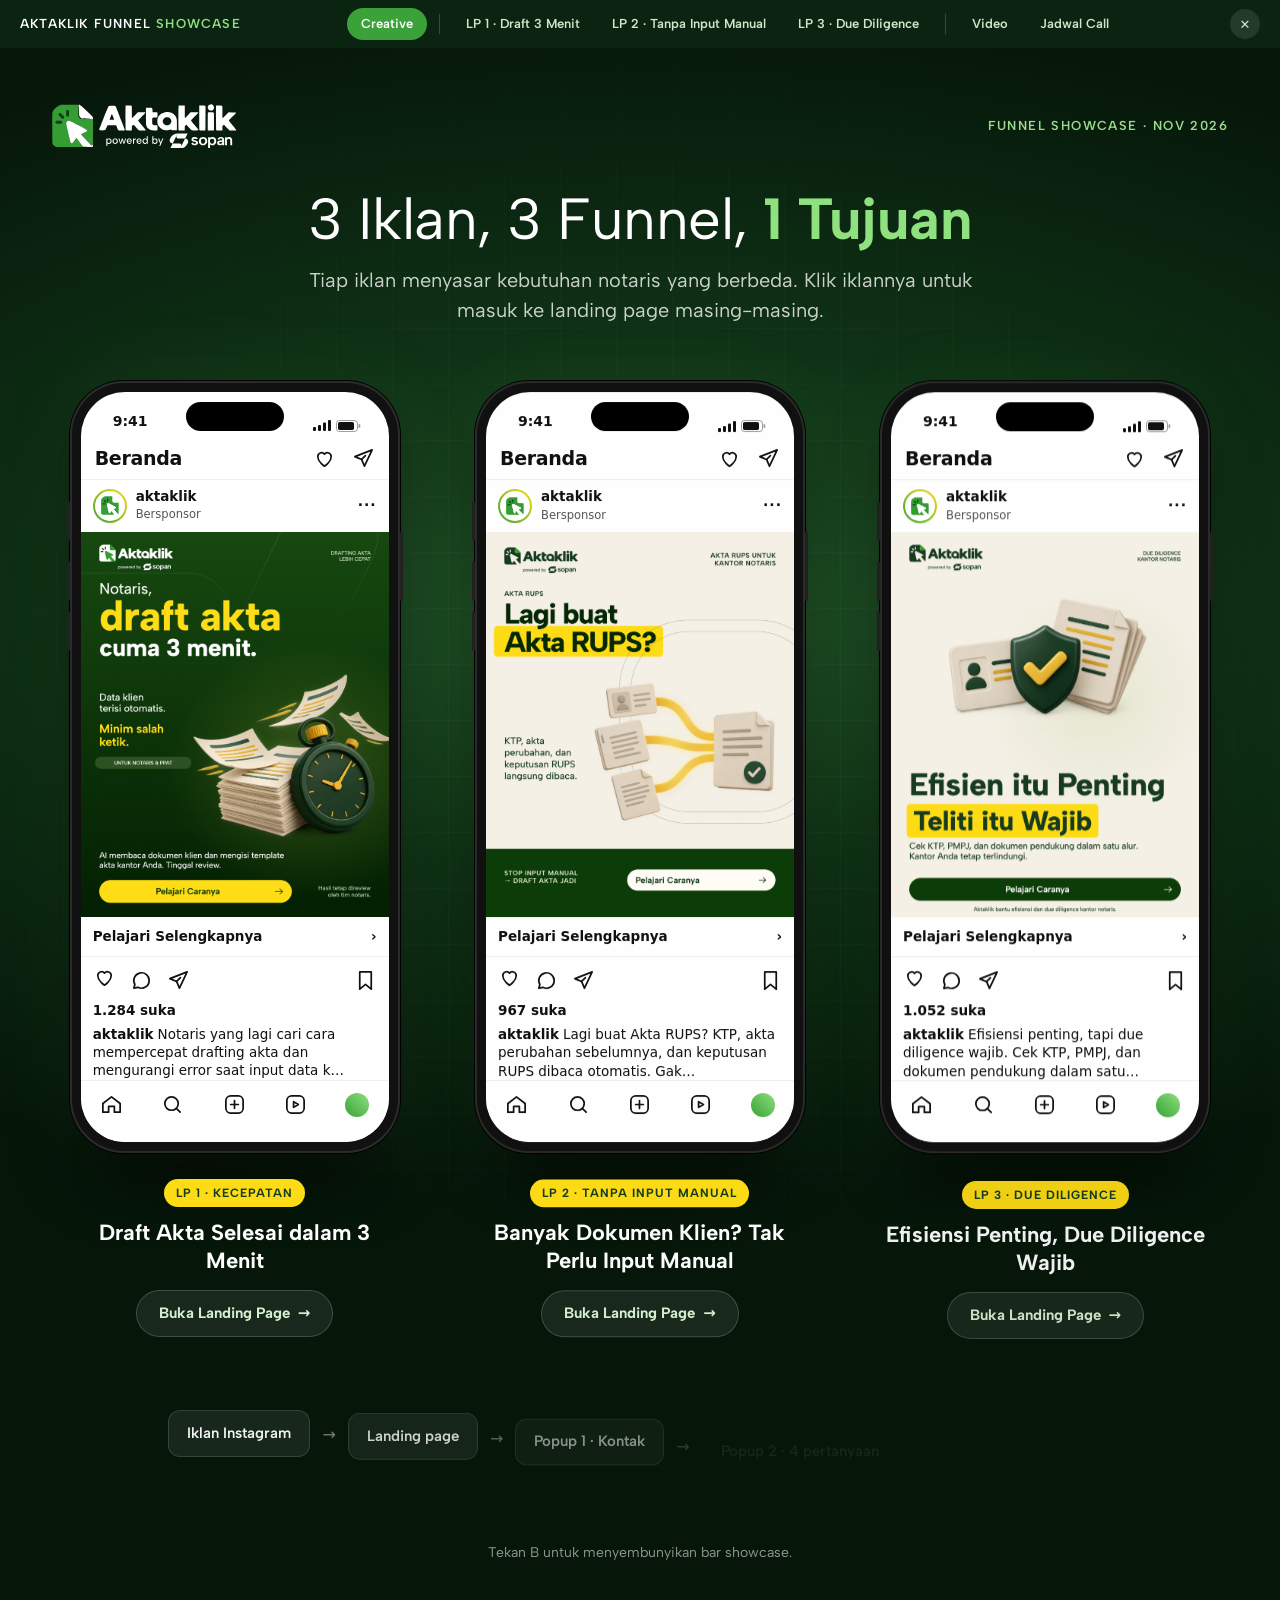
<file: index.html>
<!DOCTYPE html>
<html lang="id"><head><meta charset="utf-8"><meta name="viewport" content="width=device-width,initial-scale=1">
<title>Aktaklik</title><link rel="icon" href="assets/icon.svg">
<link rel="preconnect" href="https://fonts.googleapis.com"><link href="https://fonts.googleapis.com/css2?family=Albert+Sans:wght@400;500;600;700;800&display=swap" rel="stylesheet">
<link rel="stylesheet" href="assets/style.css"></head>
<body data-page="hub"><div id="app"></div>
<script src="assets/vendor/gsap.min.js"></script><script src="assets/vendor/ScrollTrigger.min.js"></script><script src="assets/app.js"></script></body></html>
</file>
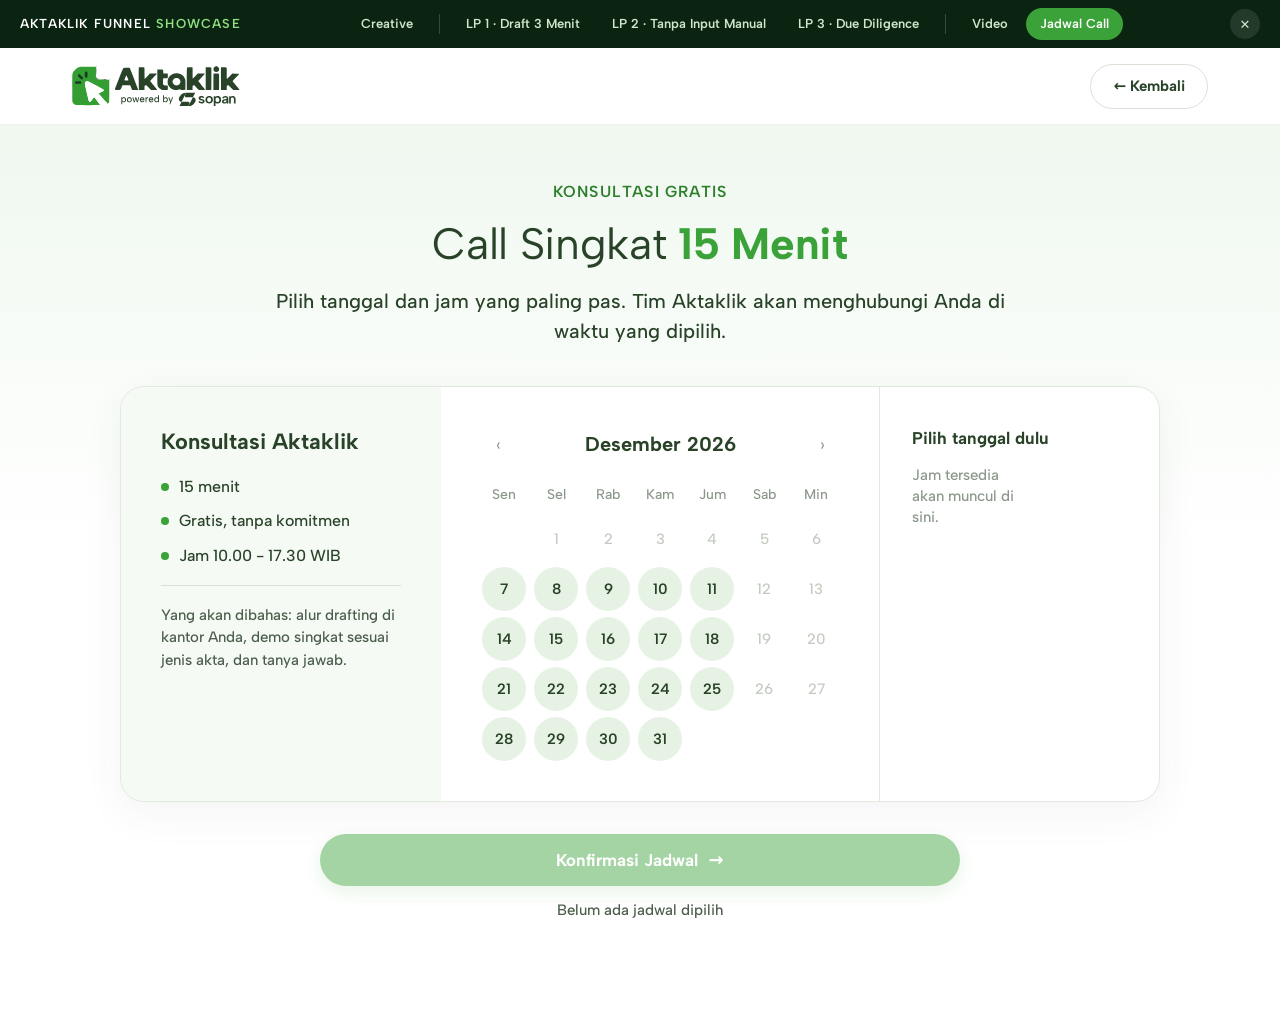
<file: jadwal.html>
<!DOCTYPE html>
<html lang="id"><head><meta charset="utf-8"><meta name="viewport" content="width=device-width,initial-scale=1">
<title>Aktaklik</title><link rel="icon" href="assets/icon.svg">
<link rel="preconnect" href="https://fonts.googleapis.com"><link href="https://fonts.googleapis.com/css2?family=Albert+Sans:wght@400;500;600;700;800&display=swap" rel="stylesheet">
<link rel="stylesheet" href="assets/style.css"></head>
<body data-page="jadwal"><div id="app"></div>
<script src="assets/vendor/gsap.min.js"></script><script src="assets/vendor/ScrollTrigger.min.js"></script><script src="assets/app.js"></script></body></html>
</file>
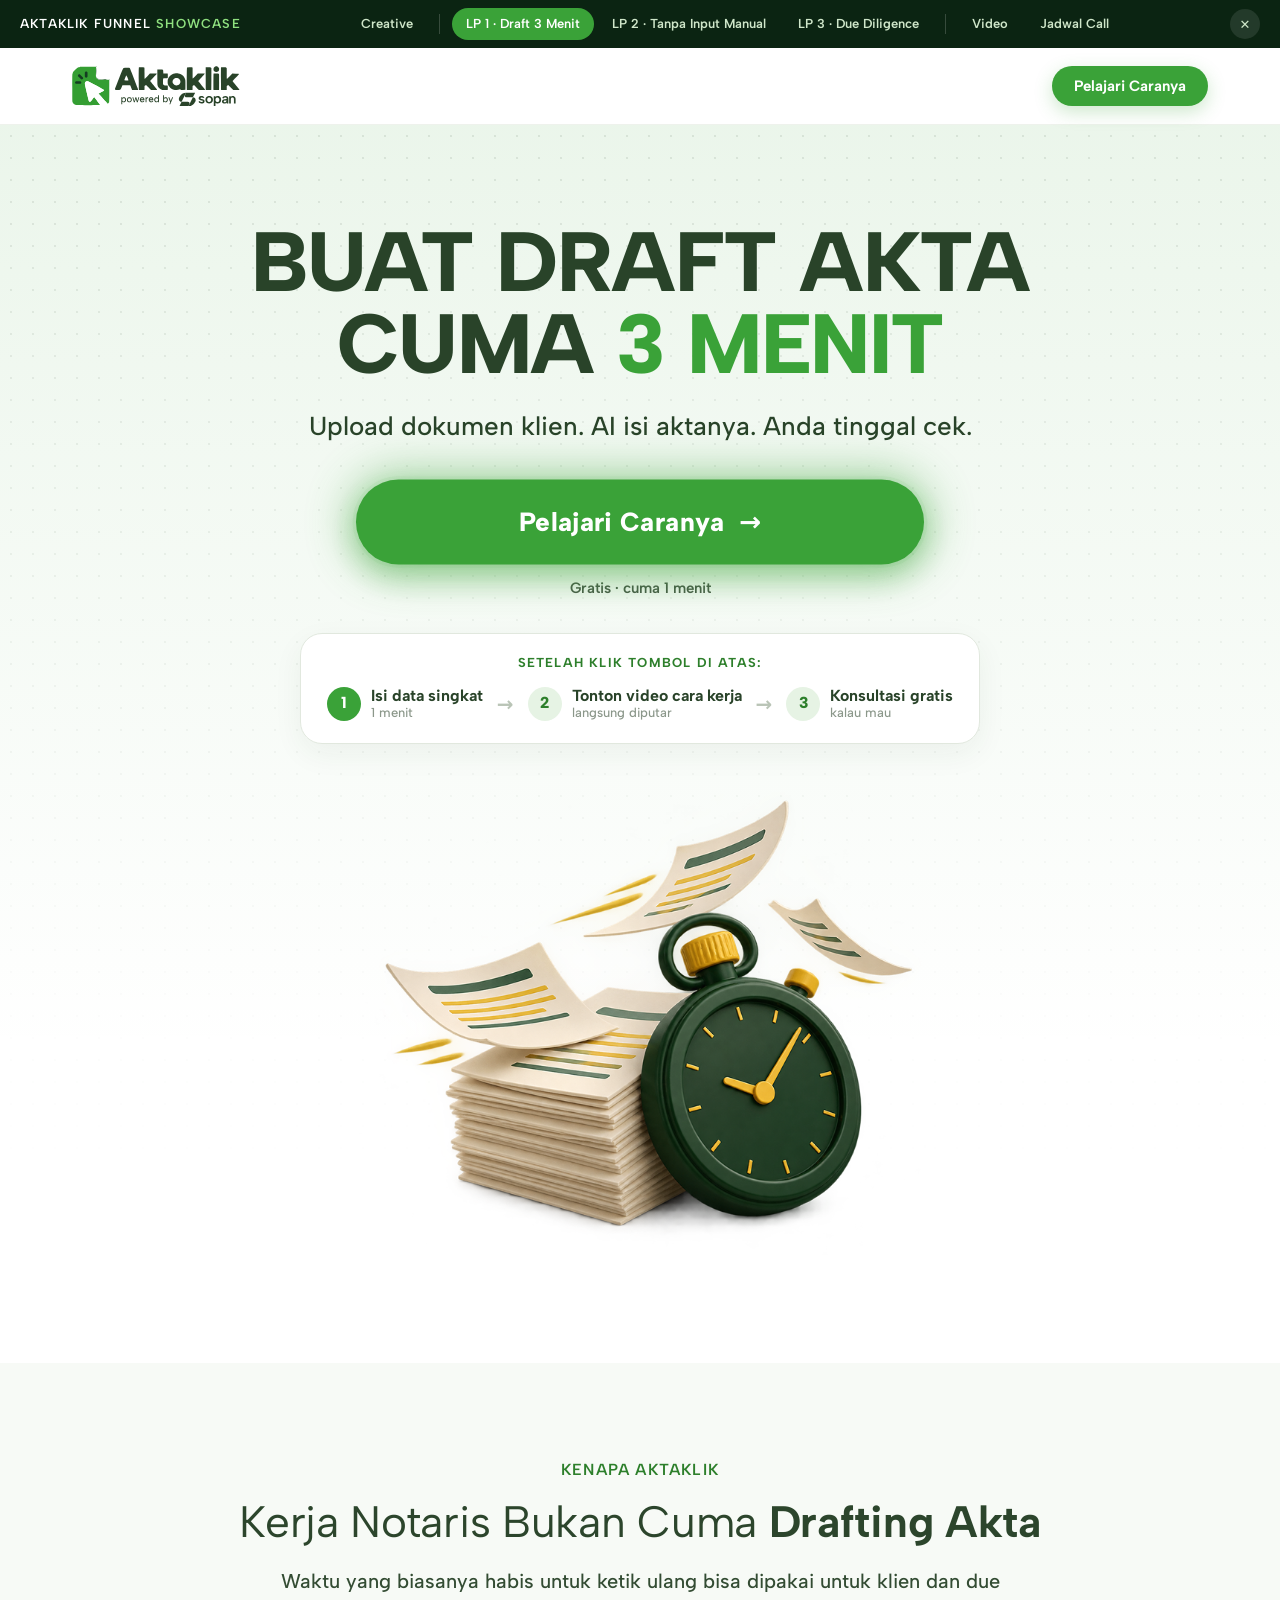
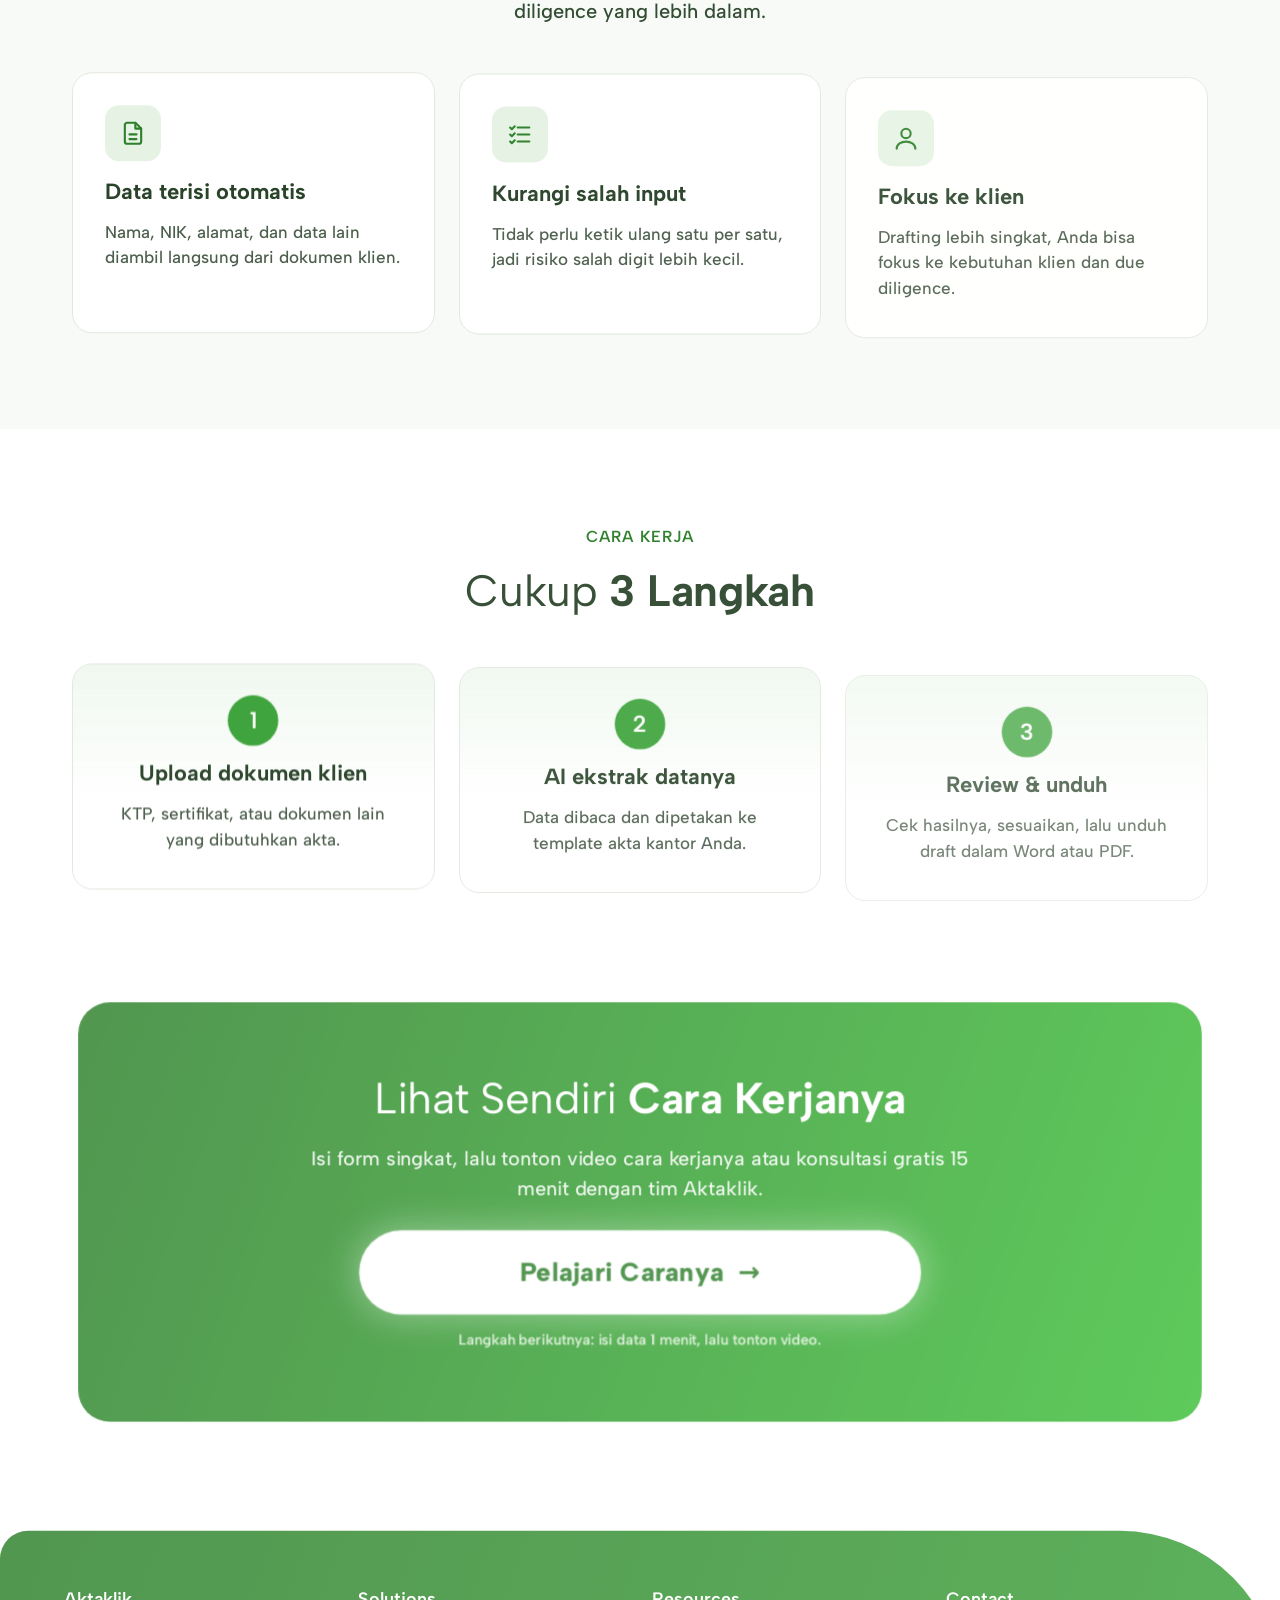
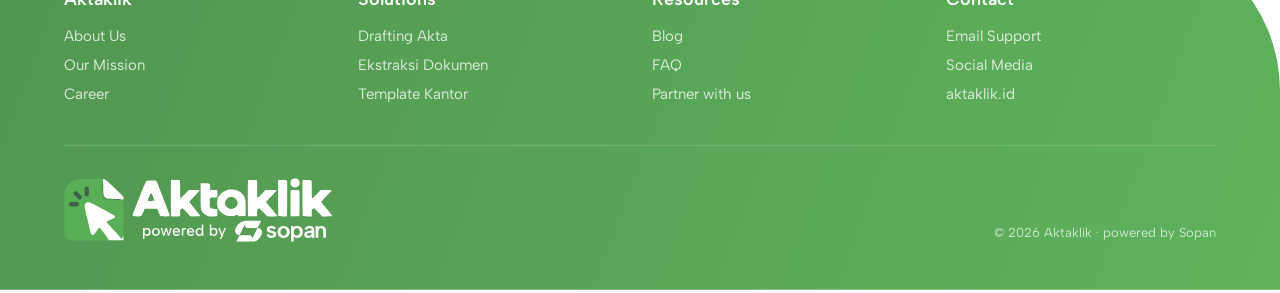
<file: lp-1.html>
<!DOCTYPE html>
<html lang="id"><head><meta charset="utf-8"><meta name="viewport" content="width=device-width,initial-scale=1">
<title>Aktaklik</title><link rel="icon" href="assets/icon.svg">
<link rel="preconnect" href="https://fonts.googleapis.com"><link href="https://fonts.googleapis.com/css2?family=Albert+Sans:wght@400;500;600;700;800&display=swap" rel="stylesheet">
<link rel="stylesheet" href="assets/style.css"></head>
<body data-page="lp" data-lp="1"><div id="app"></div>
<script src="assets/vendor/gsap.min.js"></script><script src="assets/vendor/ScrollTrigger.min.js"></script><script src="assets/app.js"></script></body></html>
</file>
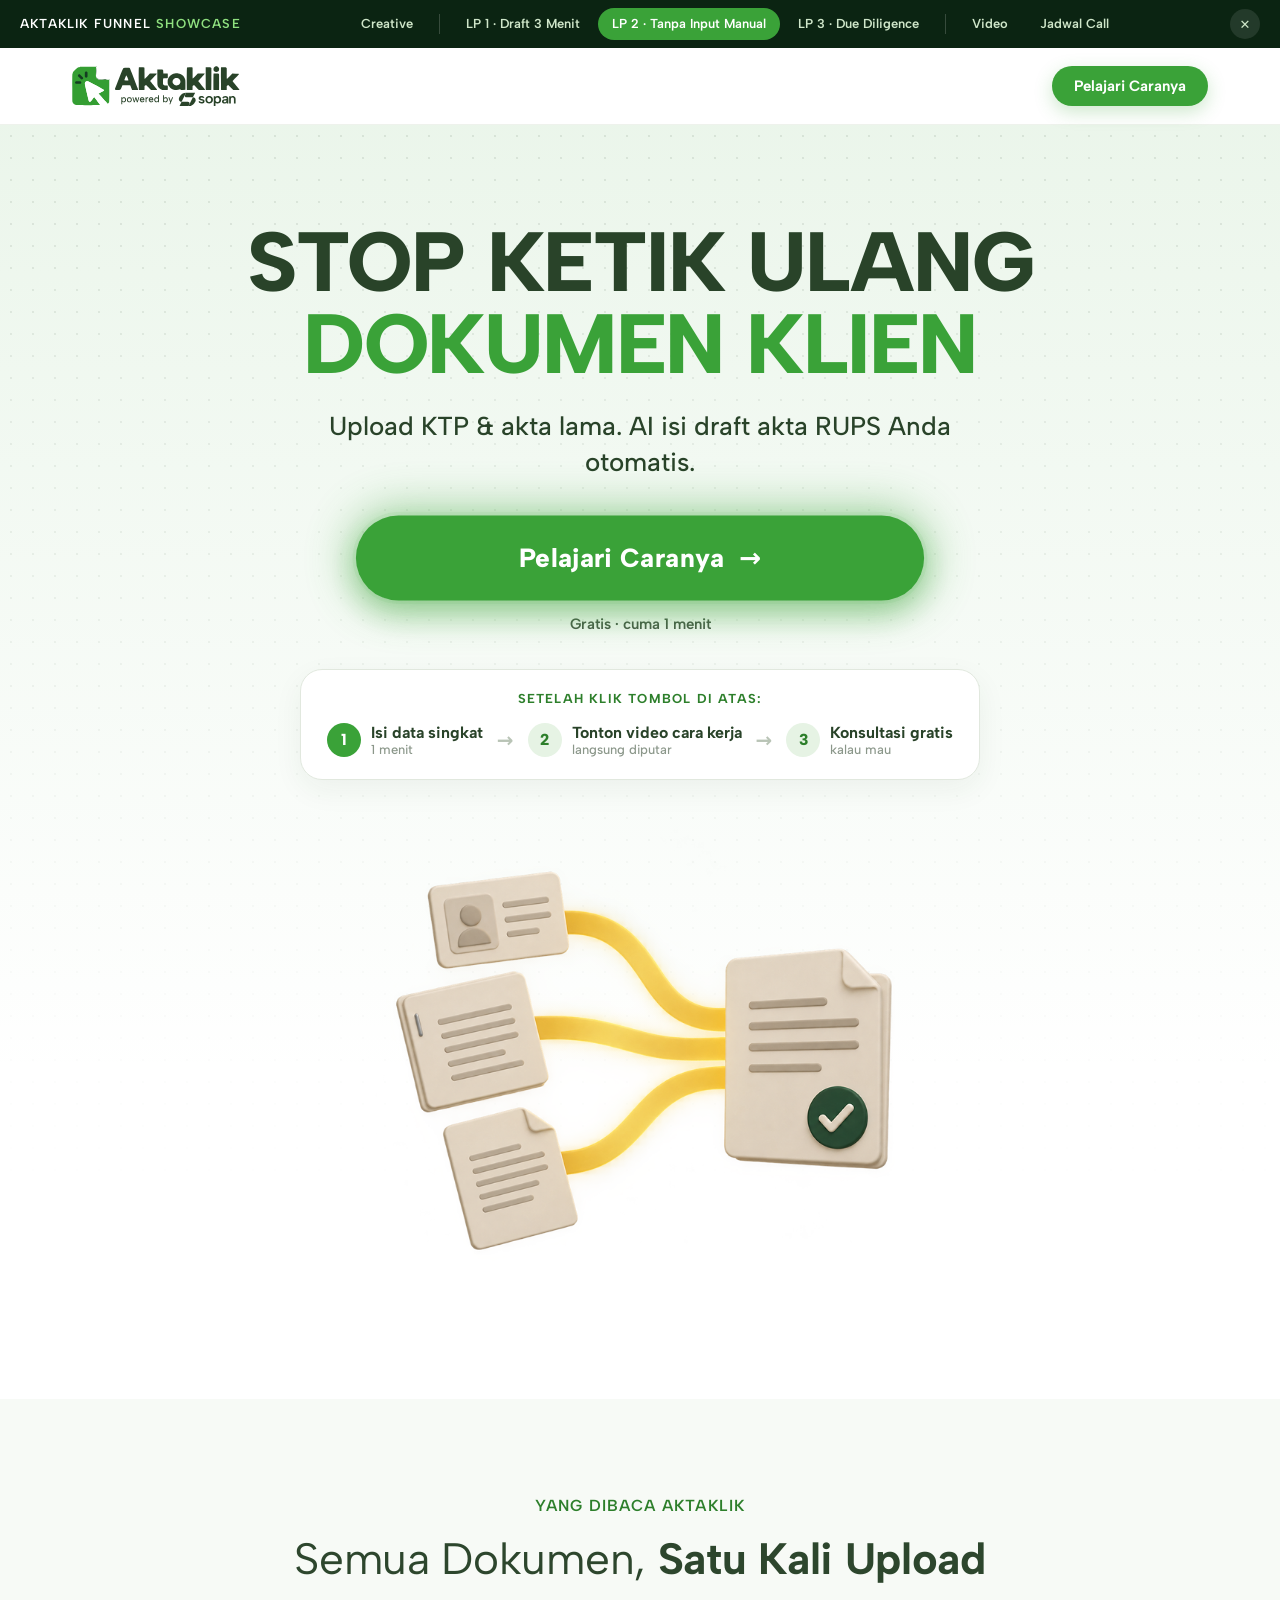
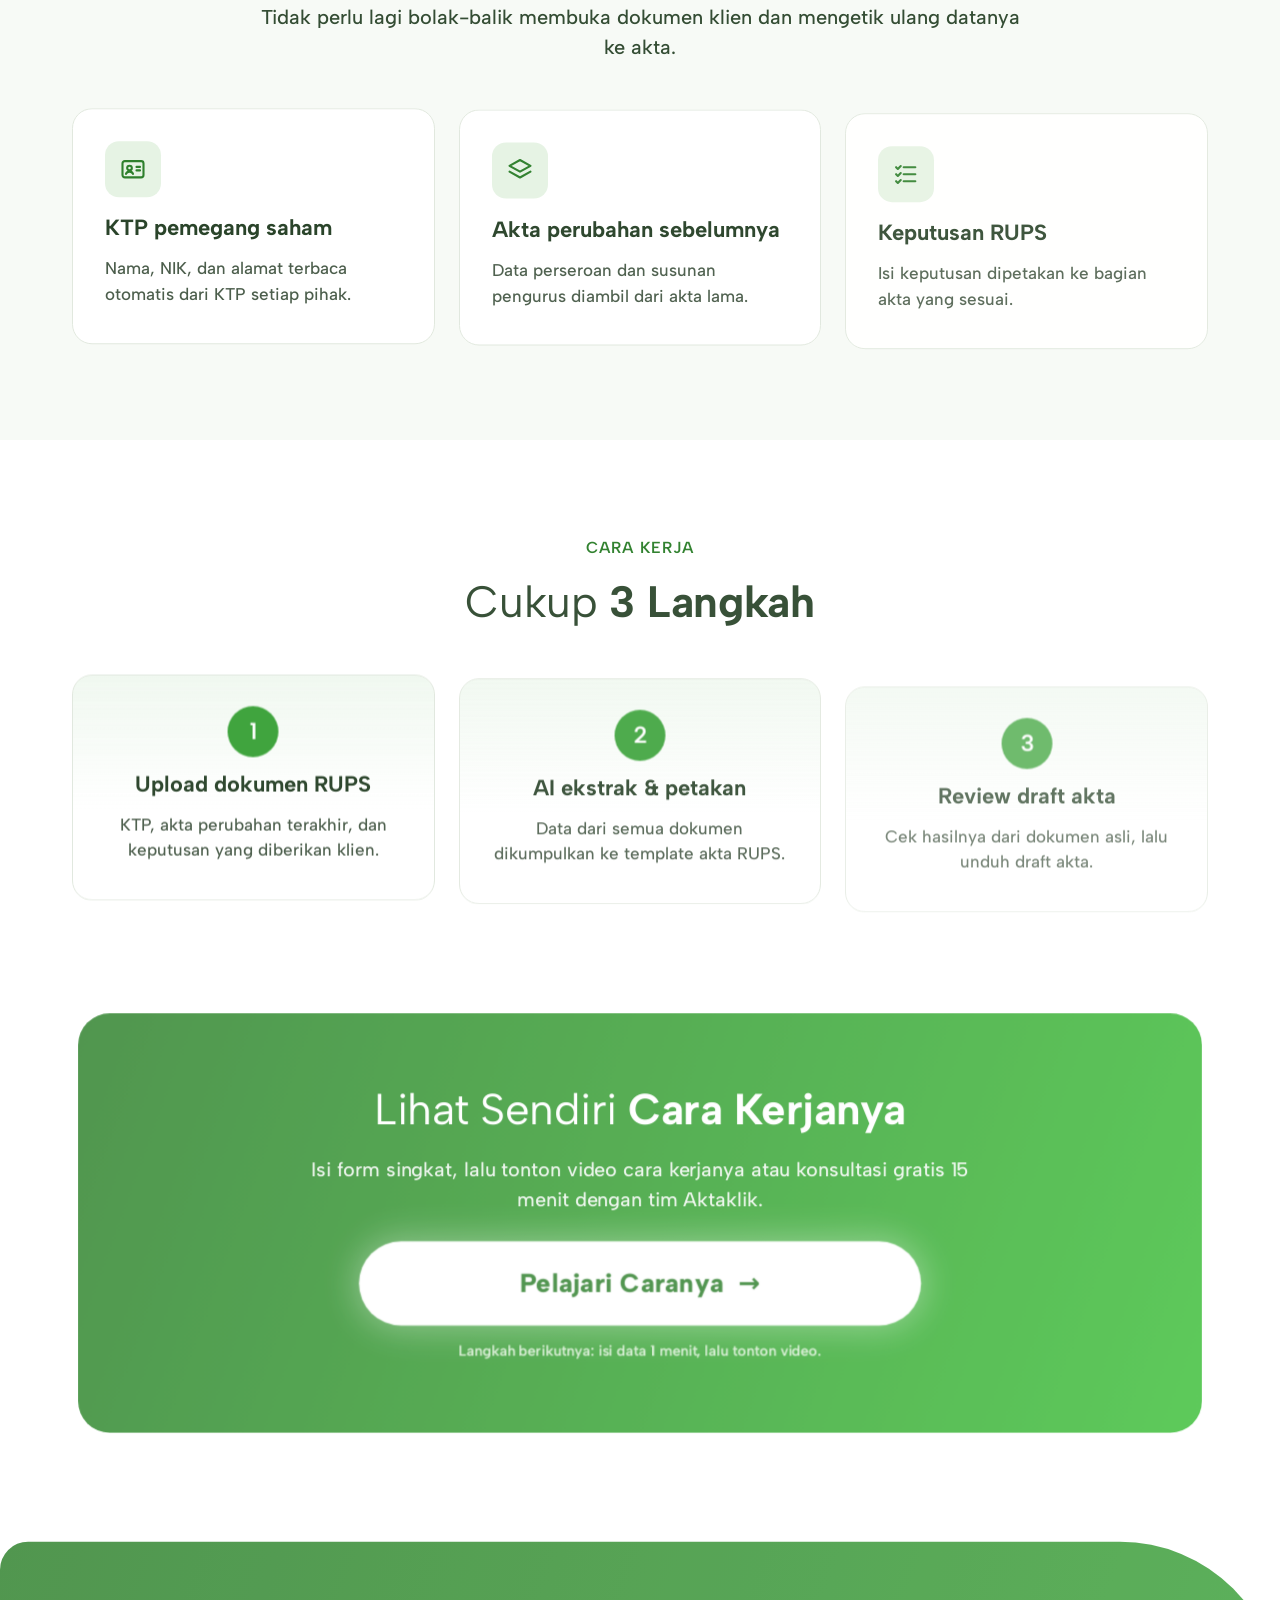
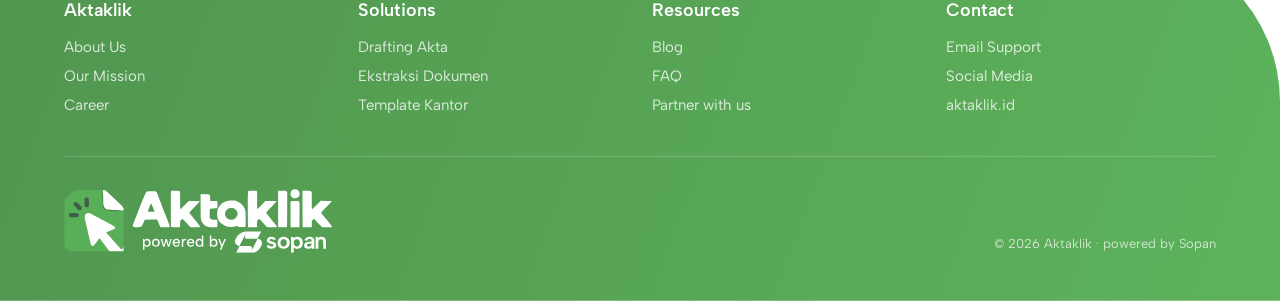
<file: lp-2.html>
<!DOCTYPE html>
<html lang="id"><head><meta charset="utf-8"><meta name="viewport" content="width=device-width,initial-scale=1">
<title>Aktaklik</title><link rel="icon" href="assets/icon.svg">
<link rel="preconnect" href="https://fonts.googleapis.com"><link href="https://fonts.googleapis.com/css2?family=Albert+Sans:wght@400;500;600;700;800&display=swap" rel="stylesheet">
<link rel="stylesheet" href="assets/style.css"></head>
<body data-page="lp" data-lp="2"><div id="app"></div>
<script src="assets/vendor/gsap.min.js"></script><script src="assets/vendor/ScrollTrigger.min.js"></script><script src="assets/app.js"></script></body></html>
</file>
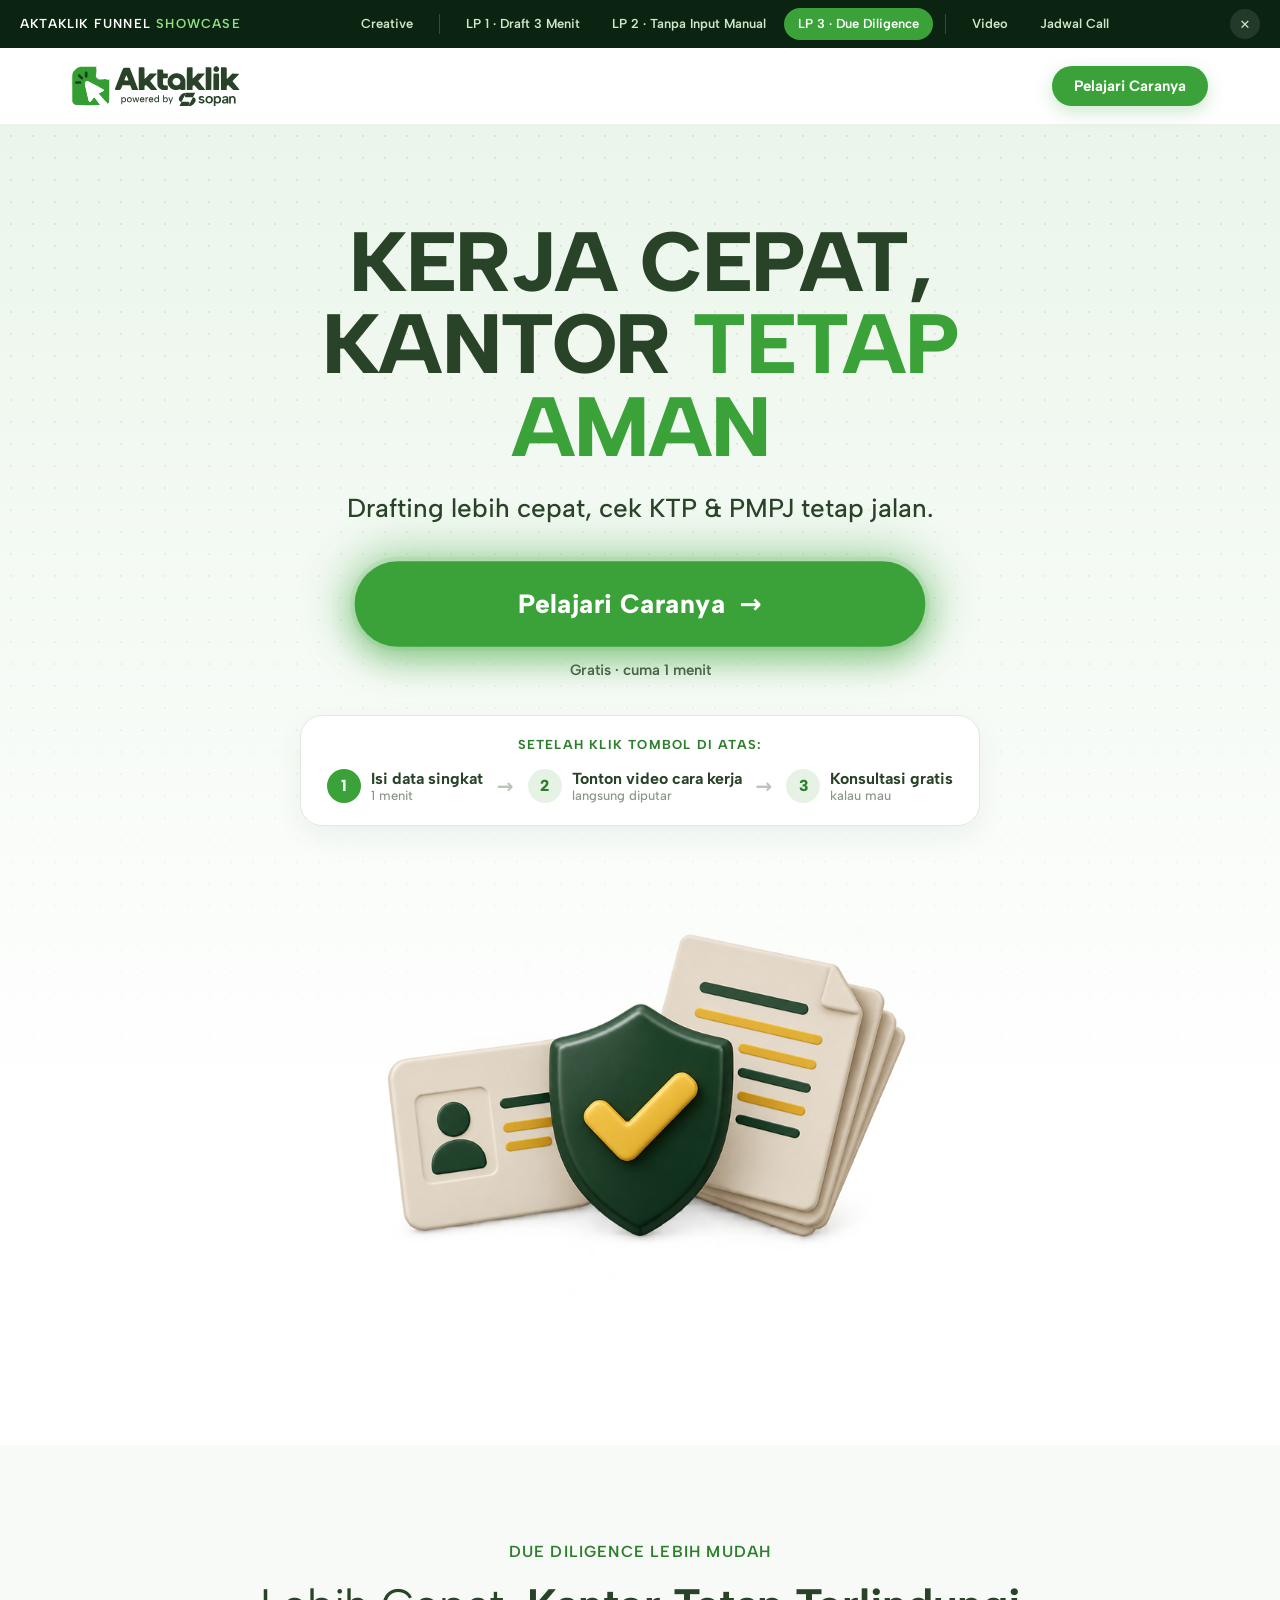
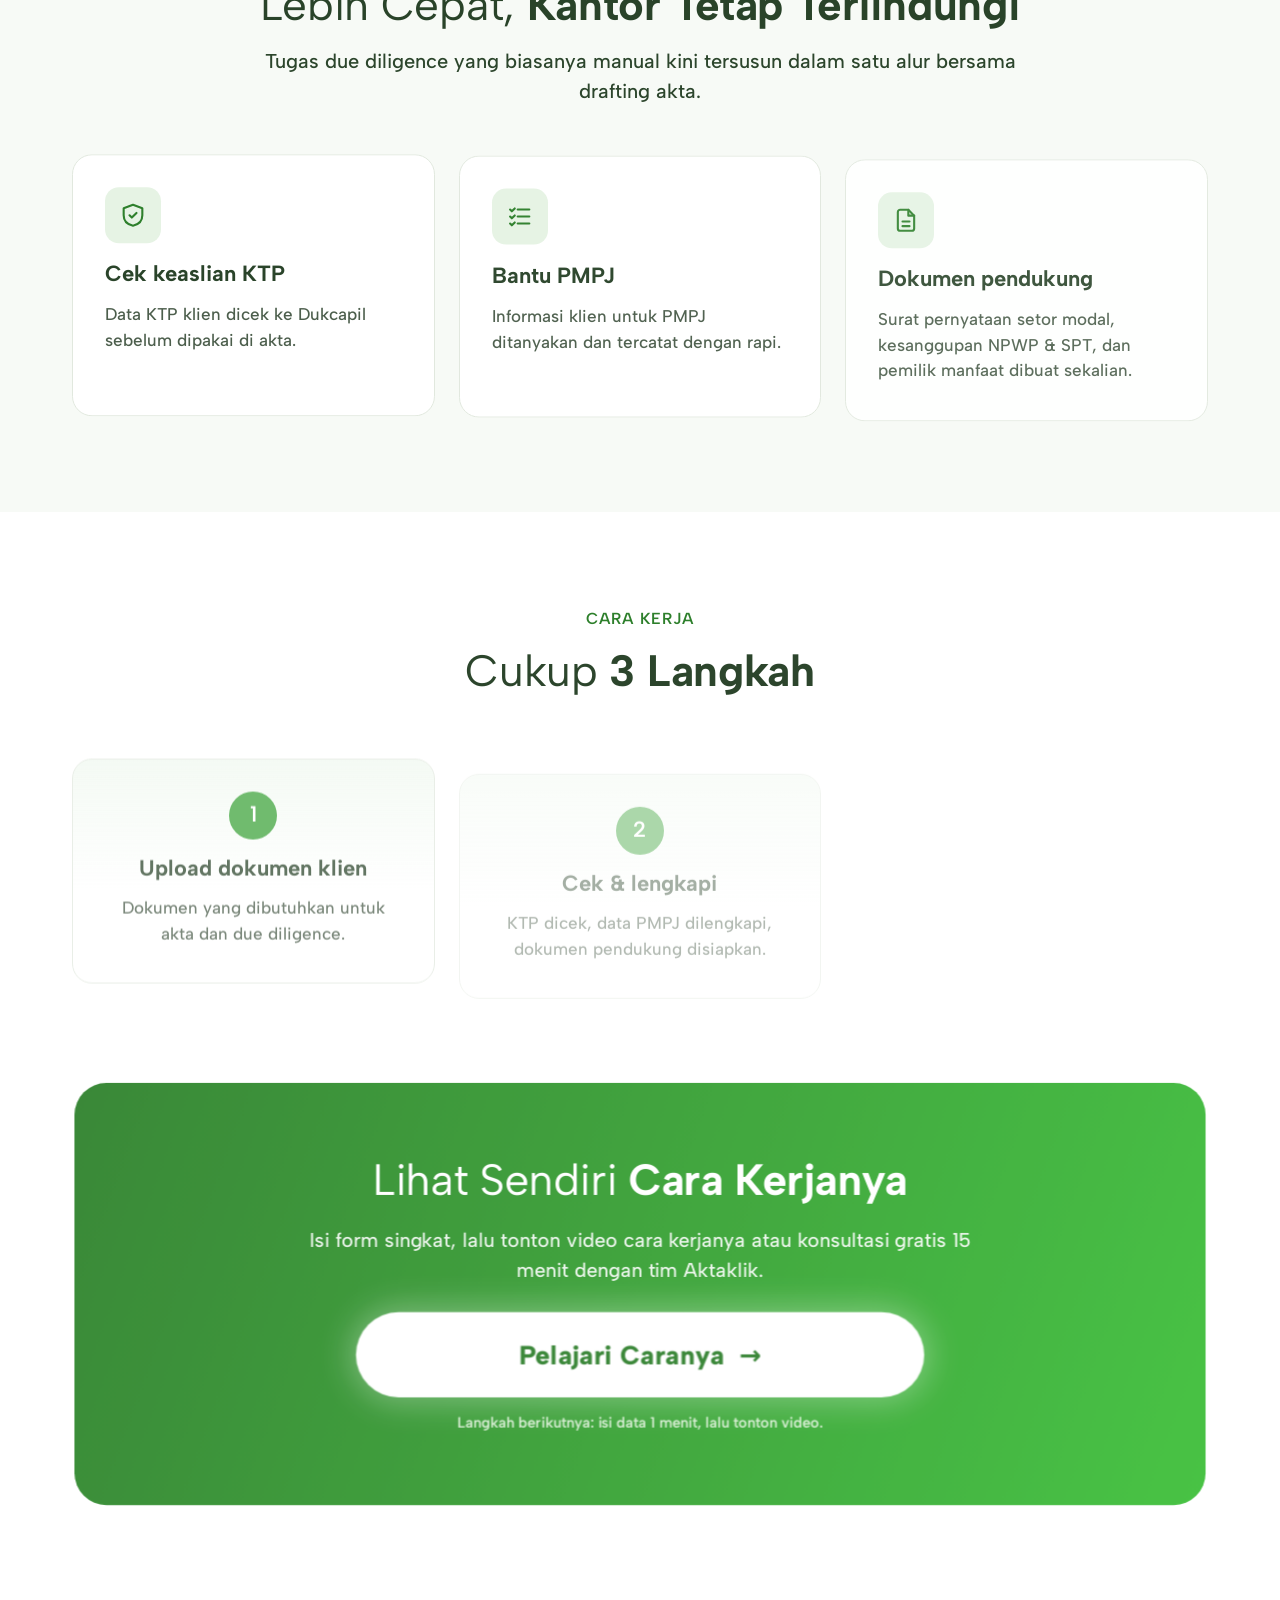
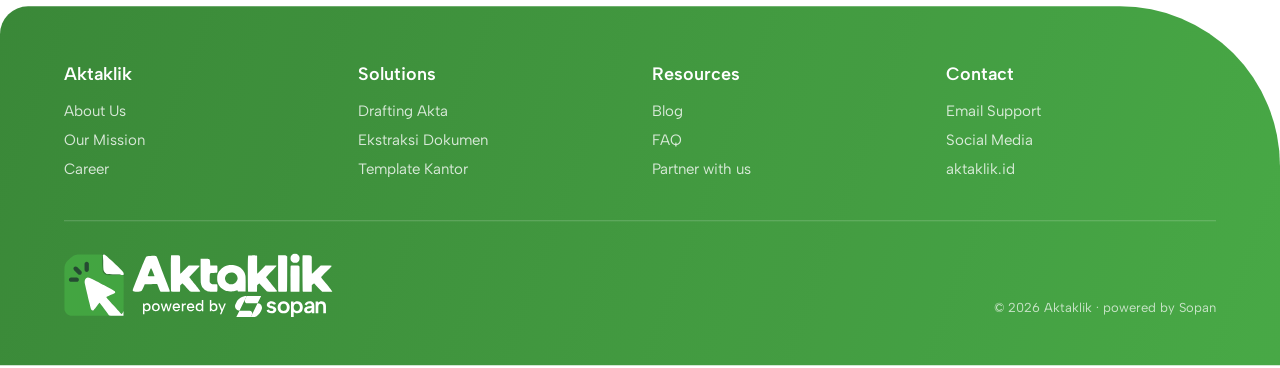
<file: lp-3.html>
<!DOCTYPE html>
<html lang="id"><head><meta charset="utf-8"><meta name="viewport" content="width=device-width,initial-scale=1">
<title>Aktaklik</title><link rel="icon" href="assets/icon.svg">
<link rel="preconnect" href="https://fonts.googleapis.com"><link href="https://fonts.googleapis.com/css2?family=Albert+Sans:wght@400;500;600;700;800&display=swap" rel="stylesheet">
<link rel="stylesheet" href="assets/style.css"></head>
<body data-page="lp" data-lp="3"><div id="app"></div>
<script src="assets/vendor/gsap.min.js"></script><script src="assets/vendor/ScrollTrigger.min.js"></script><script src="assets/app.js"></script></body></html>
</file>
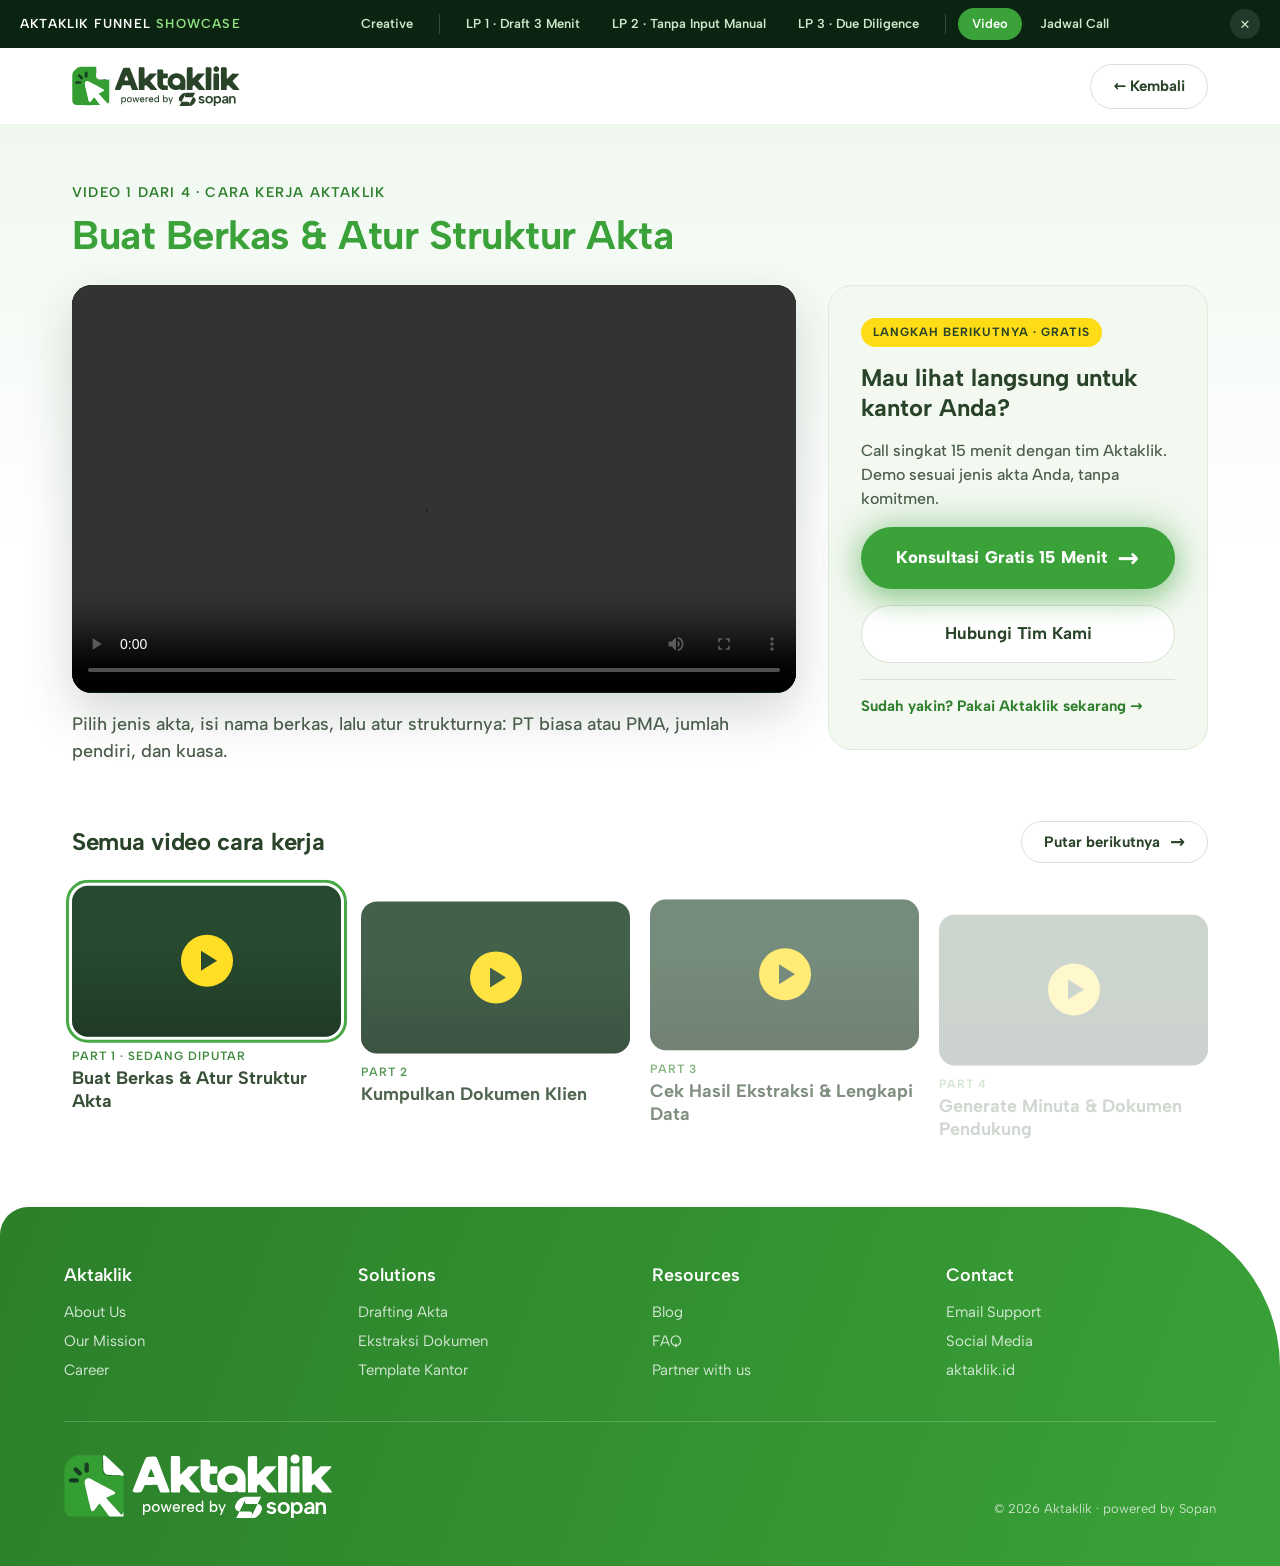
<file: video.html>
<!DOCTYPE html>
<html lang="id"><head><meta charset="utf-8"><meta name="viewport" content="width=device-width,initial-scale=1">
<title>Aktaklik</title><link rel="icon" href="assets/icon.svg">
<link rel="preconnect" href="https://fonts.googleapis.com"><link href="https://fonts.googleapis.com/css2?family=Albert+Sans:wght@400;500;600;700;800&display=swap" rel="stylesheet">
<link rel="stylesheet" href="assets/style.css"></head>
<body data-page="video"><div id="app"></div>
<script src="assets/vendor/gsap.min.js"></script><script src="assets/vendor/ScrollTrigger.min.js"></script><script src="assets/app.js"></script></body></html>
</file>
<file: assets/style.css>
:root{
  --dark:#294329; --green:#2d7f2b; --primary:#3aa238; --primary-2:#33962f; --body:#4b5d4b; --muted:#8b978a;
  --line:#d9e1d6; --soft:#e6f3e4; --bg-soft:#f7faf6; --card-line:#e1e8de; --yellow:#ffdd16; --deep:#143d22;
  --radius:20px; --font:'Albert Sans',system-ui,-apple-system,'Segoe UI',sans-serif;
}
*{box-sizing:border-box;margin:0;padding:0}
html{scroll-behavior:smooth}
body{font-family:var(--font);color:var(--dark);background:#fff;-webkit-font-smoothing:antialiased;line-height:1.4}
a{color:inherit;text-decoration:none}
button{font-family:inherit;cursor:pointer;border:0;background:none;color:inherit}
img{display:block;max-width:100%}
.container{max-width:1200px;margin:0 auto;padding:0 32px}

/* nav */
.nav{position:sticky;top:0;z-index:20;background:rgba(255,255,255,.92);backdrop-filter:blur(10px);border-bottom:1px solid #eef2ec}
.nav .container{display:flex;align-items:center;justify-content:space-between;height:76px}
.nav .logo img{height:40px}
.btn{display:inline-flex;align-items:center;justify-content:center;gap:10px;border-radius:38px;font-weight:700;font-size:17px;padding:16px 30px;transition:background .2s ease,box-shadow .2s ease,border-color .2s ease,color .2s ease;white-space:nowrap}
.btn-primary{background:var(--primary);color:#fff;box-shadow:0 6px 18px rgba(58,162,56,.25)}
.btn-primary:hover{background:var(--primary-2);box-shadow:0 10px 24px rgba(58,162,56,.32)}
.btn-secondary{background:#fff;color:var(--dark);border:1px solid var(--line)}
.btn-secondary:hover{border-color:var(--primary);color:var(--green)}
.btn-white{background:#fff;color:var(--green)}
.btn-white:hover{box-shadow:0 10px 24px rgba(0,0,0,.15)}
.btn-sm{font-size:15px;padding:11px 22px}
.btn-block{width:100%}
.btn[disabled]{opacity:.45;pointer-events:none}
.arrow{font-size:18px;line-height:1}

/* hero */
.hero{position:relative;overflow:hidden;padding:88px 0 96px;
  background:linear-gradient(180deg,rgba(58,162,56,.10),rgba(255,255,255,0) 75%)}
.hero:before{content:"";position:absolute;inset:0;background-image:radial-gradient(rgba(41,67,41,.10) 1.2px,transparent 1.3px);background-size:22px 22px;
  -webkit-mask-image:linear-gradient(180deg,#000 0%,transparent 85%);mask-image:linear-gradient(180deg,#000 0%,transparent 85%);pointer-events:none}
.hero .container{position:relative;display:grid;grid-template-columns:1fr 560px;gap:56px;align-items:center}
.eyebrow{display:inline-block;background:var(--soft);color:var(--green);font-weight:600;font-size:14px;letter-spacing:1.1px;padding:8px 16px;border-radius:99px}
.eyebrow-plain{color:var(--green);font-weight:600;font-size:16px;letter-spacing:1.2px}
h1{font-size:60px;line-height:1.1;font-weight:400;letter-spacing:-.5px;margin:24px 0}
h1 b,h2 b{font-weight:700}
h1 b{color:var(--primary)}
.lead{font-size:20px;line-height:1.5;font-weight:500;color:var(--dark);max-width:620px}
.hero .cta{margin-top:28px;display:flex;flex-direction:column;align-items:flex-start;gap:12px}
.note{font-size:15px;color:var(--body);font-weight:500}
.chips{display:flex;flex-wrap:wrap;gap:20px;margin-top:22px}
.chips span{display:inline-flex;align-items:center;gap:8px;font-size:14px;font-weight:500}
.chips span:before{content:"";width:8px;height:8px;border-radius:50%;background:var(--primary)}
.visual{width:560px;height:500px;border-radius:32px;background:#f3f8f1;border:1px solid #dcebd8;display:flex;align-items:center;justify-content:center;overflow:hidden;position:relative}
.visual img{width:520px;height:425px;object-fit:contain}
.visual .ph{display:none;text-align:center;color:var(--muted);font-size:14px;padding:30px}
.visual.missing img{display:none}.visual.missing .ph{display:block}
@keyframes float{0%,100%{transform:translateY(0)}50%{transform:translateY(-10px)}}

/* sections */
section.block{padding:96px 0}
.bg-soft{background:var(--bg-soft)}
.head{text-align:center;display:flex;flex-direction:column;align-items:center;gap:16px;margin-bottom:48px}
h2{font-size:44px;font-weight:400;line-height:1.15;letter-spacing:-.3px}
.head p{font-size:20px;line-height:1.5;font-weight:500;max-width:760px}
.grid3{display:grid;grid-template-columns:repeat(3,1fr);gap:24px}
.card{background:#fff;border:1px solid var(--card-line);border-radius:var(--radius);padding:32px 32px 36px}
.card .ic{width:56px;height:56px;border-radius:14px;background:var(--soft);display:flex;align-items:center;justify-content:center;margin-bottom:16px}
.card .ic svg{width:28px;height:28px;stroke:var(--green)}
.card h3{font-size:22px;font-weight:700;margin-bottom:12px}
.card p{font-size:17px;line-height:1.5;font-weight:500;color:var(--body)}
.step{text-align:center;background:linear-gradient(180deg,rgba(58,162,56,.08),#fff 60%)}
.step .num{width:48px;height:48px;border-radius:50%;background:var(--primary);color:#fff;font-weight:600;font-size:22px;display:flex;align-items:center;justify-content:center;margin:0 auto 14px}
.cta-band{border-radius:32px;padding:72px 64px;text-align:center;color:#fff;background:linear-gradient(110deg,#2b7f29 0%,#3bbf37 100%);position:relative;overflow:hidden}
.cta-band h2{color:#fff}
.cta-band p{font-size:20px;font-weight:500;opacity:.9;max-width:720px;margin:20px auto 28px;line-height:1.5}

/* footer */
footer{margin:0 0 0;padding:0 0 0}
.foot{background:linear-gradient(110deg,#2b7f29,#3aa238);color:#fff;border-radius:28px 160px 0 0;padding:56px 64px 48px;margin-top:0}
.foot .cols{display:grid;grid-template-columns:repeat(4,1fr);gap:24px;padding-bottom:32px;border-bottom:1px solid rgba(255,255,255,.2)}
.foot h4{font-size:18px;font-weight:600;margin-bottom:14px}
.foot li{list-style:none;font-size:15px;opacity:.8;margin-bottom:8px}
.foot .bottom{display:flex;justify-content:space-between;align-items:flex-end;padding-top:32px}
.foot .bottom img{height:64px}
.foot small{opacity:.7;font-size:13px}

/* modal */
.overlay{position:fixed;inset:0;background:rgba(13,31,16,.55);backdrop-filter:blur(2px);z-index:50;display:none;align-items:center;justify-content:center;padding:24px}
.overlay.open{display:flex}
.modal{background:#fff;border-radius:24px;width:100%;max-width:560px;max-height:calc(100vh - 48px);overflow:auto;padding:32px 40px 36px;box-shadow:0 24px 64px rgba(5,25,8,.25);transition:max-width .45s cubic-bezier(.2,.8,.2,1)}
.modal.wide{max-width:680px}
.m-top{display:flex;gap:24px;align-items:flex-start}
.progress{flex:1}
.progress small{display:block;font-size:12px;font-weight:600;letter-spacing:1.1px;color:var(--green);margin-bottom:8px}
.bars{display:flex;gap:6px}.bars i{flex:1;height:5px;border-radius:3px;background:#e3e9e1;transition:background .4s ease}.bars i.on{background:var(--primary)}
.close{width:36px;height:36px;border-radius:50%;background:#f1f4f0;font-size:15px;font-weight:700;flex:none}
.close:hover{background:#e6ebe4}
.modal h3{font-size:28px;font-weight:700;line-height:1.2;margin:22px 0 6px}
.modal .sub{font-size:16px;color:var(--body);font-weight:500;line-height:1.45;margin-bottom:22px}
.field{margin-bottom:18px}
.field label,.q-label{display:block;font-size:15px;font-weight:600;margin-bottom:8px}
.input{display:flex;align-items:center;height:50px;border:1px solid var(--line);border-radius:12px;padding:0 16px;gap:12px;transition:border-color .2s ease,box-shadow .2s ease;background:#fff}
.input:focus-within{border-color:var(--primary);box-shadow:0 0 0 4px rgba(58,162,56,.18)}
.input .pre{font-weight:600;font-size:15px;padding-right:12px;border-right:1px solid var(--line)}
.input input{border:0;outline:0;font:500 15px var(--font);color:var(--dark);flex:1;min-width:0;background:transparent}
.input input::placeholder{color:var(--muted)}
.field.err .input{border-color:#d9534f}.field .msg{display:none;color:#c0392b;font-size:13px;margin-top:6px}.field.err .msg{display:block}
.chipset{display:flex;flex-wrap:wrap;gap:8px}
.chip{padding:10px 16px;border-radius:99px;border:1px solid var(--line);background:#fff;font-size:14px;font-weight:500;color:var(--dark);transition:background .25s ease,border-color .25s ease,color .25s ease}
.chip:hover{border-color:#b7d6b2}
.chip.on{background:var(--soft);border:1.5px solid var(--primary);color:var(--green);font-weight:600;padding:9.5px 15.5px}
.q{margin-bottom:24px}
.q .q-label{font-size:16px;font-weight:700}
.q .q-label em{font-style:normal;color:var(--primary);margin-right:6px}
.q .q-label small{font-weight:500;color:var(--muted);font-size:13px;margin-left:6px}
.q.err .q-label{color:#c0392b}
.secure{text-align:center;font-size:13px;color:var(--muted);margin-top:14px}
.slide{animation:slideIn .45s cubic-bezier(.2,.8,.2,1)}
@keyframes slideIn{from{opacity:0;transform:translateX(24px)}to{opacity:1;transform:none}}

/* video page */
.page-body{position:relative;padding:56px 0 96px;background:linear-gradient(180deg,rgba(58,162,56,.08),#fff 420px)}
.vid-head{margin-bottom:28px}
.vid-head .eyebrow-plain{font-size:14px}
.vid-head h1{font-size:40px;margin:10px 0 0}
.vid-main{display:grid;grid-template-columns:1fr 380px;gap:32px;align-items:start}
.player{border-radius:20px;overflow:hidden;background:#0b2412;aspect-ratio:16/9;box-shadow:0 20px 50px rgba(10,40,15,.18)}
.player video{width:100%;height:100%;display:block;background:#0b2412}
.vid-desc{font-size:18px;line-height:1.5;font-weight:500;color:var(--body);margin-top:18px}
.panel{background:#f3f8f1;border:1px solid #dcebd8;border-radius:24px;padding:32px;display:flex;flex-direction:column;gap:16px;position:sticky;top:100px}
.badge{align-self:flex-start;background:var(--yellow);color:var(--dark);font-weight:700;font-size:12px;letter-spacing:1px;padding:6px 12px;border-radius:99px}
.panel h3{font-size:24px;line-height:1.25}
.panel p{font-size:16px;line-height:1.5;font-weight:500;color:var(--body)}
.panel hr{border:0;border-top:1px solid var(--line)}
.panel .link{font-weight:700;color:var(--green);font-size:15px}
.more-h{display:flex;justify-content:space-between;align-items:center;margin:56px 0 20px}
.more-h h2{font-size:24px;font-weight:700}
.thumbs{display:grid;grid-template-columns:repeat(4,1fr);gap:20px}
.thumb{text-align:left}
.thumb .tv{position:relative;border-radius:16px;overflow:hidden;aspect-ratio:16/9;background:#173c20}
.thumb .tv video{width:100%;height:100%;object-fit:cover;pointer-events:none}
.thumb .tv:after{content:"";position:absolute;inset:0;background:linear-gradient(180deg,transparent 40%,rgba(10,30,14,.55))}
.thumb .play{position:absolute;left:50%;top:50%;width:52px;height:52px;margin:-26px 0 0 -26px;border-radius:50%;background:var(--yellow);z-index:2;display:flex;align-items:center;justify-content:center;transition:transform .2s ease}
.thumb .play:before{content:"";border-left:16px solid #173c20;border-top:10px solid transparent;border-bottom:10px solid transparent;margin-left:4px}
.thumb:hover .play{transform:scale(1.08)}
.thumb small{display:block;margin-top:12px;font-size:12px;font-weight:600;letter-spacing:1px;color:var(--green)}
.thumb strong{display:block;font-size:18px;line-height:1.3;margin-top:4px}
.thumb.active .tv{outline:3px solid var(--primary);outline-offset:3px}
.thumb.active small:after{content:"  ·  SEDANG DIPUTAR"}
.toast{position:fixed;left:50%;bottom:28px;transform:translate(-50%,20px);background:var(--deep);color:#fff;padding:14px 22px;border-radius:14px;font-weight:600;opacity:0;transition:all .35s ease;z-index:60}
.toast.show{opacity:1;transform:translate(-50%,0)}

/* booking */
.book{display:grid;grid-template-columns:320px 1fr 280px;background:#fff;border:1px solid var(--card-line);border-radius:24px;overflow:hidden;box-shadow:0 12px 40px rgba(40,66,40,.06);max-width:1040px;margin:0 auto}
.book .info{background:#f5faf4;padding:40px;display:flex;flex-direction:column;gap:18px}
.book .info h3{font-size:22px}
.book .info li{list-style:none;display:flex;align-items:center;gap:10px;font-weight:500;font-size:16px}
.book .info li:before{content:"";width:8px;height:8px;border-radius:50%;background:var(--primary)}
.book .info p{font-size:15px;line-height:1.5;color:var(--body);font-weight:500;border-top:1px solid var(--line);padding-top:18px}
.cal{padding:40px}
.cal-h{display:flex;justify-content:space-between;align-items:center;margin-bottom:18px}
.cal-h strong{font-size:20px}
.cal-h button{width:34px;height:34px;border-radius:50%;font-size:18px;color:var(--muted)}
.cal-h button:hover{background:#f1f4f0;color:var(--dark)}
.days{display:grid;grid-template-columns:repeat(7,1fr);gap:6px;text-align:center}
.days .dn{font-size:14px;color:var(--muted);font-weight:500;padding:6px 0}
.day{width:44px;height:44px;border-radius:50%;margin:0 auto;font-size:15px;font-weight:600;display:flex;align-items:center;justify-content:center;transition:background .2s ease,color .2s ease}
.day.av{background:var(--soft);color:var(--dark)}
.day.av:hover{background:#d4ebd0}
.day.off{color:#c3cbc1;font-weight:500;cursor:default}
.day.sel{background:var(--primary);color:#fff}
.times{padding:40px 32px;border-left:1px solid var(--card-line)}
.times h4{font-size:17px;margin-bottom:14px}
.slots{display:grid;grid-template-columns:1fr 1fr;gap:8px}
.slot{height:42px;border-radius:10px;border:1px solid var(--line);font-weight:600;font-size:15px;transition:background .2s ease,border-color .2s ease,color .2s ease}
.slot:hover{border-color:var(--primary)}
.slot.sel{background:var(--primary);border-color:var(--primary);color:#fff}
.times .empty{color:var(--muted);font-size:15px;font-weight:500}
.confirm{max-width:640px;margin:32px auto 0;text-align:center;display:flex;flex-direction:column;gap:14px}
.confirm small{font-size:15px;color:var(--body);font-weight:500}
.success{max-width:620px;margin:0 auto;text-align:center;background:#fff;border:1px solid var(--card-line);border-radius:28px;padding:56px 48px;box-shadow:0 12px 40px rgba(40,66,40,.08)}
.success .ok{width:76px;height:76px;border-radius:50%;background:var(--primary);margin:0 auto 22px;display:flex;align-items:center;justify-content:center}
.success .ok svg{width:38px;height:38px;stroke:#fff}
@keyframes pop{from{transform:scale(.4);opacity:0}to{transform:none;opacity:1}}
.success h2{font-size:36px;margin-bottom:12px}
.success p{font-size:18px;color:var(--body);font-weight:500;line-height:1.5}
.success .sum{background:var(--soft);border-radius:16px;padding:18px;margin:24px 0;font-weight:700;color:var(--green);font-size:18px}
.success .acts{display:flex;gap:12px;justify-content:center}

/* hub */
.hub{min-height:100vh;background:radial-gradient(circle at 50% 20%,#1d4a24,#071a0c 70%);color:#fff;padding:64px 0 80px}
.hub .top{display:flex;justify-content:space-between;align-items:center;margin-bottom:56px}
.hub .top img{height:44px}
.hub .top span{font-size:14px;letter-spacing:1.2px;font-weight:600;color:#9bdc8c}
.hub h1{font-size:56px;margin:0 0 14px;color:#fff}
.hub h1 b{color:#8fe07f}
.hub .intro{font-size:20px;opacity:.8;max-width:720px;line-height:1.5;margin-bottom:48px}
.hub .lps{display:grid;grid-template-columns:repeat(3,1fr);gap:24px}
.lp-card{background:rgba(255,255,255,.06);border:1px solid rgba(255,255,255,.12);border-radius:24px;padding:28px;display:flex;flex-direction:column;gap:14px;transition:background .25s ease,border-color .25s ease}
.lp-card:hover{background:rgba(255,255,255,.11);border-color:rgba(143,224,127,.5)}
.lp-card .tag{align-self:flex-start;background:var(--yellow);color:var(--deep);font-weight:700;font-size:12px;letter-spacing:1px;padding:6px 12px;border-radius:99px}
.lp-card h3{font-size:26px;line-height:1.2}
.lp-card p{opacity:.75;font-size:16px;line-height:1.5;flex:1}
.lp-card .go{font-weight:700;color:#8fe07f}
.flow{margin-top:56px;display:flex;align-items:center;gap:12px;flex-wrap:wrap}
.flow div{background:rgba(255,255,255,.08);border:1px solid rgba(255,255,255,.14);padding:12px 18px;border-radius:12px;font-weight:600;font-size:15px}
.flow i{font-style:normal;opacity:.5}
.hub .foot-note{margin-top:40px;opacity:.55;font-size:14px}

@media(max-width:1100px){.hero .container,.vid-main{grid-template-columns:1fr}.visual{width:100%;max-width:560px}.grid3,.hub .lps{grid-template-columns:1fr}.thumbs{grid-template-columns:1fr 1fr}.book{grid-template-columns:1fr}.times{border-left:0;border-top:1px solid var(--card-line)}.panel{position:static}}

/* demo bar */
.demobar{position:fixed;top:0;left:0;right:0;height:48px;z-index:70;background:#0b2412;color:#cfe6c9;font-size:13px;font-weight:600;transition:transform .35s ease}
.db-in{max-width:1400px;margin:0 auto;height:100%;display:flex;align-items:center;gap:20px;padding:0 20px}
.db-brand{letter-spacing:1.2px;color:#fff;white-space:nowrap}.db-brand span{color:#8fe07f}
.demobar nav{display:flex;align-items:center;gap:4px;flex:1;justify-content:center;overflow-x:auto}
.demobar nav a{padding:7px 14px;border-radius:99px;white-space:nowrap;color:#cfe6c9;transition:background .2s ease}
.demobar nav a:hover{background:rgba(255,255,255,.08)}
.demobar nav a.on{background:#3aa238;color:#fff}
.demobar nav i{width:1px;height:20px;background:rgba(255,255,255,.18);margin:0 8px}
.db-right{display:flex;gap:8px;align-items:center}
.db-right button{color:#0b2412;background:#ffdd16;border-radius:99px;padding:7px 14px;font-weight:700;font-size:13px}
.db-right button[data-hide]{background:rgba(255,255,255,.1);color:#cfe6c9;width:30px;height:30px;padding:0}
body.has-demobar{padding-top:48px;transition:padding .35s ease}
body.has-demobar .nav{top:48px}
body.demobar-hidden{padding-top:0}
body.demobar-hidden .demobar{transform:translateY(-100%)}
body.demobar-hidden .nav{top:0}
.demobar-peek{display:none}
body.demobar-hidden .db-right [data-hide]{position:absolute;right:16px;bottom:-40px;background:#0b2412;color:#cfe6c9;width:auto;padding:0 12px;height:30px}

/* ---------- hub v2: instagram ad mockups ---------- */
.hub2{min-height:100vh;color:#fff;padding:56px 0 90px;position:relative;overflow:hidden;
  background:radial-gradient(1200px 600px at 50% 35%,#24592b 0%,#0f3216 45%,#06170a 100%)}
.hub2:before{content:"";position:absolute;inset:0;background-image:linear-gradient(rgba(255,255,255,.035) 1px,transparent 1px),linear-gradient(90deg,rgba(255,255,255,.035) 1px,transparent 1px);background-size:56px 56px;
  -webkit-mask-image:radial-gradient(circle at 50% 40%,#000 0%,transparent 75%);mask-image:radial-gradient(circle at 50% 40%,#000 0%,transparent 75%);pointer-events:none}
.hub2 .container{position:relative;max-width:1240px}
.hub2 .top{display:flex;justify-content:space-between;align-items:center;margin-bottom:40px}
.hub2 .top img{height:44px}
.hub2 .top span{font-size:13px;letter-spacing:1.4px;font-weight:600;color:#9bdc8c}
.hub2 .title{text-align:center;margin-bottom:56px}
.hub2 h1{font-size:58px;margin:0 0 14px;color:#fff;line-height:1.08}
.hub2 h1 b{color:#8fe07f}
.hub2 .title p{font-size:20px;opacity:.78;max-width:720px;margin:0 auto;line-height:1.5}
.phones{display:grid;grid-template-columns:repeat(3,1fr);gap:40px;justify-items:center;perspective:1400px}
.ad{display:flex;flex-direction:column;align-items:center;gap:26px}
.phone-wrap{position:relative;transform-style:preserve-3d}
.phone-wrap:after{content:"";position:absolute;left:10%;right:10%;bottom:-34px;height:40px;border-radius:50%;background:rgba(0,0,0,.45);filter:blur(18px);z-index:-1}
.phone{width:330px;height:772px;border-radius:54px;background:#111;padding:11px;position:relative;
  box-shadow:0 0 0 2px #2b2b2b inset,0 0 0 1px #000,0 30px 60px rgba(0,0,0,.45),0 0 80px rgba(120,220,100,.10)}
.phone:before{content:"";position:absolute;right:-3px;top:150px;width:3px;height:70px;border-radius:2px;background:#222}
.phone:after{content:"";position:absolute;left:-3px;top:120px;width:3px;height:40px;border-radius:2px;background:#222;box-shadow:0 60px 0 #222,0 110px 0 #222}
.screen{width:100%;height:100%;border-radius:44px;background:#fff;overflow:hidden;position:relative;color:#111;font-family:-apple-system,'SF Pro Text','Inter',system-ui,sans-serif}
.island{position:absolute;top:10px;left:50%;width:98px;height:29px;margin-left:-49px;background:#000;border-radius:20px;z-index:5}
.sbar{height:46px;display:flex;justify-content:space-between;align-items:flex-end;padding:0 28px 6px 32px;font-size:14px;font-weight:600}
.sbar .ic{display:flex;gap:5px;align-items:center}
.igtop{height:42px;display:flex;align-items:center;justify-content:space-between;padding:0 14px;border-bottom:1px solid #efefef}
.igtop strong{font-size:19px;font-weight:700;letter-spacing:-.3px}
.igtop .r{display:flex;gap:16px}
.igtop svg,.acts svg,.ignav svg{width:23px;height:23px;stroke:#111;fill:none;stroke-width:1.8}
.phead{display:flex;align-items:center;gap:9px;padding:9px 12px}
.ava{width:34px;height:34px;border-radius:50%;padding:2px;background:linear-gradient(45deg,#3aa238,#ffdd16)}
.ava span{display:flex;width:100%;height:100%;border-radius:50%;background:#fff;align-items:center;justify-content:center;border:2px solid #fff}
.ava img{width:18px}
.phead .nm{flex:1;line-height:1.15}
.phead .nm b{font-size:13.5px;display:block}
.phead .nm small{font-size:11.5px;color:#555}
.phead .dots{font-weight:900;letter-spacing:1px;font-size:14px}
.pimg{width:100%;aspect-ratio:4/5;object-fit:cover;display:block}
.ctabar{display:flex;justify-content:space-between;align-items:center;padding:10px 12px;font-size:13.5px;font-weight:600;border-bottom:1px solid #efefef;color:#111;background:#fff;transition:background .25s ease,color .25s ease}
.ctabar:hover{background:#3aa238;color:#fff}
.acts{display:flex;align-items:center;gap:14px;padding:9px 12px 4px}
.acts .sp{flex:1}
.acts .heart.on{fill:#ed4956;stroke:#ed4956}
.likes{font-size:13.5px;font-weight:600;padding:2px 12px}
.cap{font-size:13.5px;line-height:1.35;padding:3px 12px 70px}
.cap b{margin-right:4px}
.cap span{color:#8e8e8e}
.ignav{position:absolute;left:0;right:0;bottom:0;height:62px;background:#fff;border-top:1px solid #efefef;display:flex;justify-content:space-around;align-items:flex-start;padding-top:12px}
.ignav i{width:24px;height:24px;border-radius:50%;background:linear-gradient(45deg,#3aa238,#8fe07f);display:block}
.ad .meta{text-align:center;max-width:330px}
.ad .tag{display:inline-block;background:#ffdd16;color:#143d22;font-weight:700;font-size:12px;letter-spacing:1px;padding:6px 12px;border-radius:99px}
.ad h3{font-size:22px;line-height:1.25;margin:12px 0 16px;color:#fff}
.ad .open{display:inline-flex;gap:8px;align-items:center;background:rgba(255,255,255,.08);border:1px solid rgba(255,255,255,.18);color:#d7f2d0;padding:12px 22px;border-radius:99px;font-weight:700;font-size:15px;transition:background .25s ease,color .25s ease}
.ad .open:hover{background:#3aa238;color:#fff;border-color:#3aa238}
.hub2 .flow{justify-content:center;margin-top:72px}
.hub2 .foot-note{text-align:center;margin-top:28px;opacity:.55;font-size:14px}
@media(max-width:1150px){.phones{grid-template-columns:1fr;gap:72px}}

/* ---------- hero v2: super simple ---------- */
.hero2 .container{display:flex;flex-direction:column;align-items:center;text-align:center;max-width:980px;gap:0}
h1.big{font-weight:800;text-transform:uppercase;font-size:84px;line-height:.98;letter-spacing:-1.5px;margin:8px 0 22px;color:var(--dark)}
h1.big span{display:block}
h1.big em{font-style:normal;color:var(--primary)}
.simple{font-size:26px;line-height:1.4;font-weight:500;color:var(--dark);max-width:720px}
.cta-wrap{margin-top:36px;display:flex;flex-direction:column;align-items:center;gap:14px;width:100%}
.btn-glow{display:inline-flex;align-items:center;justify-content:center;gap:14px;background:var(--primary);color:#fff;font-weight:800;font-size:26px;letter-spacing:.2px;
  padding:26px 64px;border-radius:999px;min-width:min(560px,100%);position:relative;
  box-shadow:0 0 0 0 rgba(58,162,56,.0),0 0 34px 4px rgba(58,162,56,.38),0 12px 26px rgba(58,162,56,.28);transition:background .2s ease}
.btn-glow:hover{background:var(--primary-2)}
.btn-glow .arrow{font-size:26px}
.btn-glow.white{background:#fff;color:var(--green);box-shadow:0 0 34px 4px rgba(255,255,255,.35)}
.btn-glow.btn-block{min-width:0;width:100%;font-size:19px;padding:18px 28px}
.modal .btn-glow{margin-top:6px}
.free{font-size:15px;font-weight:600;color:var(--body)}
.free.light{display:block;margin-top:16px;color:#e6f6e2;opacity:.9}
.next{margin-top:34px;background:#fff;border:1px solid var(--card-line);border-radius:22px;padding:20px 26px 22px;box-shadow:0 10px 30px rgba(41,67,41,.06)}
.next-label{display:block;font-size:13px;font-weight:700;letter-spacing:1.2px;text-transform:uppercase;color:var(--green);margin-bottom:14px}
.next ol{list-style:none;display:flex;align-items:center;gap:14px}
.next li{display:flex;align-items:center;gap:10px;text-align:left}
.next li b{width:34px;height:34px;flex:none;border-radius:50%;background:var(--soft);color:var(--green);display:flex;align-items:center;justify-content:center;font-weight:800;font-size:16px}
.next li:first-child b{background:var(--primary);color:#fff}
.next li span{font-weight:700;font-size:16px;line-height:1.2}
.next li small{display:block;font-weight:500;font-size:13px;color:var(--muted)}
.next li.ar{color:#b9c4b6;font-size:20px;font-weight:700}
.visual2{margin-top:48px;width:100%;max-width:760px;height:auto;aspect-ratio:16/10;background:transparent;border:0}
.visual2 img{width:100%;height:100%}
/* modal stepper */
.stepper{list-style:none;display:flex;align-items:center;gap:8px;flex:1}
.stepper li{display:flex;align-items:center;gap:8px;font-size:13px;font-weight:600;color:var(--muted);white-space:nowrap}
.stepper li b{width:26px;height:26px;border-radius:50%;border:1.5px solid #cfd8cc;display:flex;align-items:center;justify-content:center;font-size:13px}
.stepper li.now{color:var(--dark)}.stepper li.now b{background:var(--primary);border-color:var(--primary);color:#fff}
.stepper li.done{color:var(--green)}.stepper li.done b{background:var(--soft);border-color:var(--primary);color:var(--green)}
.stepper i{flex:1;height:2px;background:#e3e9e1;min-width:14px}
.m-step{display:inline-block;margin-top:20px;font-size:12px;font-weight:800;letter-spacing:1.2px;color:var(--green);background:var(--soft);padding:6px 12px;border-radius:99px}
.modal h3{font-size:32px;font-weight:800;margin-top:12px}
.modal .sub b{color:var(--dark)}
@media(max-width:760px){
  h1.big{font-size:46px;letter-spacing:-.8px}.simple{font-size:20px}
  .btn-glow{font-size:21px;padding:22px 28px;min-width:0;width:100%}
  .next ol{flex-direction:column;align-items:flex-start}.next li.ar{display:none}
  .hero{padding:48px 0 64px}.stepper li span{display:none}
}
@media(max-width:760px){
  .db-brand,.demobar nav a span{display:none}.db-in{gap:6px;padding:0 8px 0 10px}
  .demobar nav{justify-content:flex-start;scrollbar-width:none}.demobar nav::-webkit-scrollbar{display:none}
  .demobar nav{gap:2px}.demobar nav a{padding:7px clamp(4px,1.6vw,8px);font-size:clamp(11px,3.3vw,13px)}.demobar nav i{margin:0 2px;flex:none}
  .nav .btn-sm{font-size:13px;padding:9px 14px}.nav .logo img{height:32px}
  .foot{padding:40px 24px 32px;border-radius:24px 80px 0 0}.foot .cols{grid-template-columns:1fr 1fr}
  .foot .bottom{flex-direction:column;align-items:flex-start;gap:16px}
  .book{grid-template-columns:minmax(0,1fr)}.book .info{padding:28px 22px}.cal{padding:24px 14px}.times{padding:24px 18px}
  .days{gap:2px}.day{width:100%;max-width:44px;height:auto;aspect-ratio:1}
}
/* mobile: big like the reference, fluid by viewport width */
@media(max-width:900px){
  .hero2{padding:40px 0 56px}
  .hero2 .container{padding:0 20px}
  h1.big{font-size:clamp(48px,14.5vw,96px);line-height:.95;letter-spacing:-1px;margin:4px 0 18px}
  .simple{font-size:clamp(21px,5.6vw,28px);line-height:1.35}
  .cta-wrap{margin-top:28px}
  .btn-glow{font-size:clamp(23px,6.4vw,30px);padding:clamp(24px,6.2vw,32px) 24px;width:100%;min-width:0}
  .btn-glow .arrow{font-size:1em}
  .free{font-size:clamp(16px,4.2vw,19px)}
  .next{width:100%;padding:22px 22px 24px;margin-top:28px}
  .next-label{font-size:clamp(13px,3.4vw,16px)}
  .next ol{flex-direction:column;align-items:flex-start;gap:16px}
  .next li.ar{display:none}
  .next li b{width:42px;height:42px;font-size:19px}
  .next li span{font-size:clamp(18px,4.8vw,22px)}
  .next li small{font-size:clamp(14px,3.6vw,16px)}
  .visual2{margin-top:32px}
}
/* modal fits under the showcase bar, sticky CTA */
body.has-demobar:not(.demobar-hidden) .overlay{padding-top:72px}
body.has-demobar:not(.demobar-hidden) .modal{max-height:calc(100vh - 96px)}
.modal{overscroll-behavior:contain}
.m-foot{position:sticky;bottom:-36px;margin:8px -40px -36px;padding:18px 40px 20px;background:linear-gradient(180deg,rgba(255,255,255,0),#fff 22px);z-index:2}
.m-foot .secure{margin-top:10px}
@media(max-width:760px){.modal{padding:24px 22px 28px}.m-foot{margin:8px -22px -28px;padding:16px 22px 16px;bottom:-28px}
  body.has-demobar:not(.demobar-hidden) .overlay{padding:64px 10px 10px}body.has-demobar:not(.demobar-hidden) .modal{max-height:calc(100vh - 74px)}}
/* video page next step */
.nextstep{display:none}
.panel .btn-glow{font-size:17px;padding:18px 14px;white-space:nowrap;gap:10px}
@media(max-width:1100px){
  .panel{display:none}
  .nextstep{display:flex;flex-direction:column;align-items:center;gap:12px;margin-top:22px;background:#fff;border:2px solid var(--primary);border-radius:24px;padding:20px 18px 18px;box-shadow:0 10px 30px rgba(58,162,56,.14)}
  .ns-label{font-size:clamp(13px,3.5vw,16px);font-weight:800;letter-spacing:1.2px;color:var(--green);display:flex;align-items:center;gap:8px}
  .ns-label b{width:26px;height:26px;border-radius:50%;background:var(--primary);color:#fff;display:inline-flex;align-items:center;justify-content:center;font-size:15px}
  .nextstep .btn-glow{font-size:clamp(19px,5.2vw,24px);padding:clamp(20px,5vw,26px) 16px}
  .ns-alt{font-weight:700;color:var(--green);font-size:clamp(15px,4vw,17px);text-decoration:underline;text-underline-offset:3px}
  .page-body{padding:28px 0 72px}
  .vid-head{margin-bottom:18px}.vid-head h1{font-size:clamp(28px,7.5vw,40px);line-height:1.15}
}
@media(max-width:1100px){
  .nextstep{gap:10px;padding:16px 16px 14px;border-width:1.5px;border-radius:20px}
  .ns-label{font-size:clamp(12px,3vw,14px)}
  .ns-label b{width:22px;height:22px;font-size:13px}
  .nextstep .btn-glow{font-size:clamp(12px,4.1vw,19px);padding:clamp(15px,3.8vw,18px) 16px;gap:8px;white-space:nowrap}
  .ns-alt{font-size:clamp(14px,3.6vw,15px)}
}
</file>
